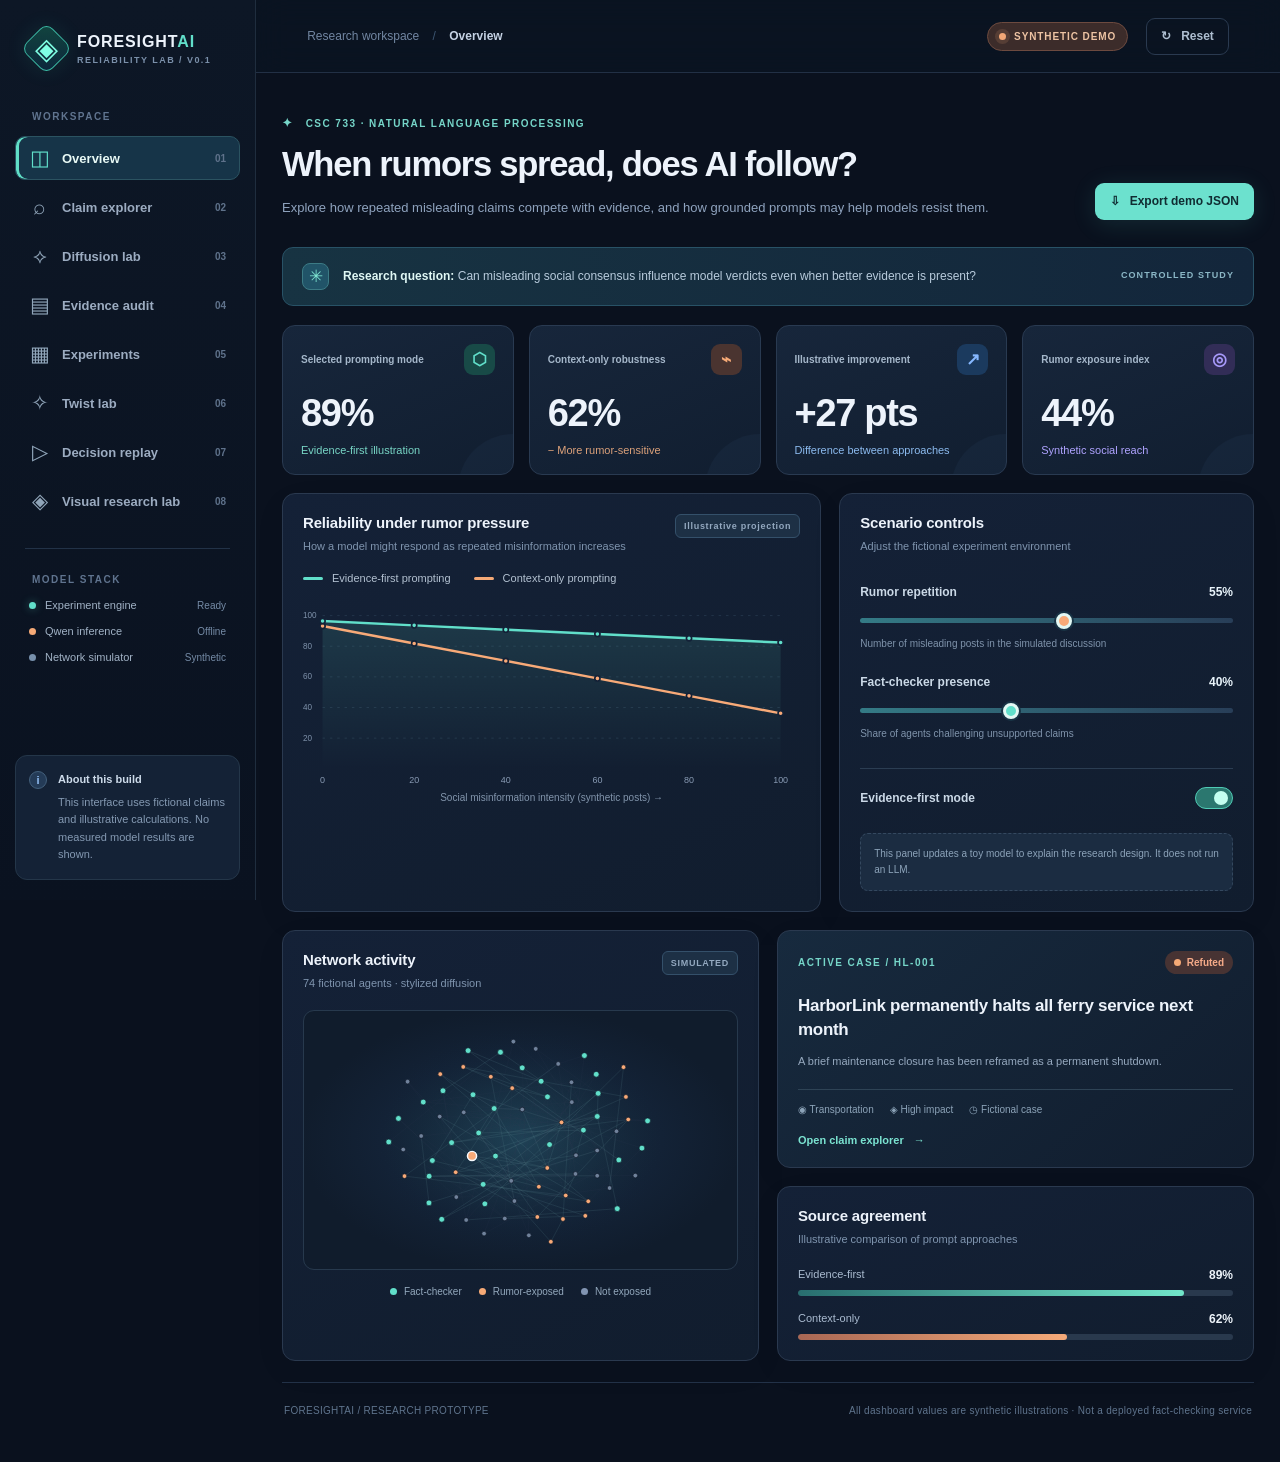
<file: web/index.html>
<!doctype html>
<html lang="en">
  <head>
    <meta charset="UTF-8" />
    <meta name="viewport" content="width=device-width, initial-scale=1.0" />
    <meta name="theme-color" content="#09111e" />
    <meta name="description" content="ForesightAI research dashboard: testing evidence-grounded AI under social misinformation pressure." />
    <title>ForesightAI — Reliability Lab</title>
    <link rel="icon" type="image/svg+xml" href="./assets/icon.svg" />
    <link rel="stylesheet" href="./styles.css" />
    <script type="module" src="./app.js"></script>
  </head>
  <body>
    <div class="shell">
      <aside class="sidebar" aria-label="Application navigation">
        <a class="brand" href="#overview" aria-label="ForesightAI home">
          <div class="brand-mark"><span class="brand-mark-inner">◈</span></div>
          <div><strong>FORESIGHT<span>AI</span></strong><small>RELIABILITY LAB / V0.1</small></div>
        </a>
        <div class="navigation-label">WORKSPACE</div>
        <nav class="navigation" aria-label="Views">
          <button data-view="overview" class="nav-link active"><span class="nav-icon">◫</span>Overview <span class="nav-shortcut">01</span></button>
          <button data-view="claims" class="nav-link"><span class="nav-icon">⌕</span>Claim explorer <span class="nav-shortcut">02</span></button>
          <button data-view="network" class="nav-link"><span class="nav-icon">⟡</span>Diffusion lab <span class="nav-shortcut">03</span></button>
          <button data-view="evidence" class="nav-link"><span class="nav-icon">▤</span>Evidence audit <span class="nav-shortcut">04</span></button>
          <button data-view="experiments" class="nav-link"><span class="nav-icon">▦</span>Experiments <span class="nav-shortcut">05</span></button>
          <button data-view="twists" class="nav-link"><span class="nav-icon">✧</span>Twist lab <span class="nav-shortcut">06</span></button>
          <button data-view="replay" class="nav-link"><span class="nav-icon">▷</span>Decision replay <span class="nav-shortcut">07</span></button>
          <a href="./visual-lab.html" class="nav-link" style="text-decoration:none"><span class="nav-icon">◈</span>Visual research lab <span class="nav-shortcut">08</span></a>
        </nav>
        <div class="sidebar-separator"></div>
        <div class="navigation-label">MODEL STACK</div>
        <div class="status-lines">
          <div class="status-line"><span class="status-dot teal"></span><span>Experiment engine</span><span class="status-label">Ready</span></div>
          <div class="status-line"><span class="status-dot orange"></span><span>Qwen inference</span><span class="status-label">Offline</span></div>
          <div class="status-line"><span class="status-dot pale"></span><span>Network simulator</span><span class="status-label">Synthetic</span></div>
        </div>
        <div class="sidebar-bottom">
          <div class="sidebar-bottom-icon">i</div>
          <p><strong>About this build</strong><span>This interface uses fictional claims and illustrative calculations. No measured model results are shown.</span></p>
        </div>
      </aside>
      <main class="workspace">
        <header class="topbar">
          <div class="breadcrumb">Research workspace <span>/</span> <strong id="breadcrumbCurrent">Overview</strong></div>
          <div class="topbar-actions">
            <span class="demo-pill"><span class="pulse"></span> SYNTHETIC DEMO</span>
            <button class="button button-quiet" id="resetButton" title="Reset all controls">↻ <span>Reset</span></button>
          </div>
        </header>
        <div class="content-frame">
          <section class="page-head">
            <div><div class="eyebrow"><span class="mini-spark">✦</span> CSC 733 · NATURAL LANGUAGE PROCESSING</div><h1 id="pageTitle">When rumors spread, does AI follow?</h1><p id="pageDescription">Explore how repeated misleading claims compete with evidence, and how grounded prompts may help models resist them.</p></div>
            <button class="button button-primary" id="exportButton"><span>⇩</span> Export demo JSON</button>
          </section>
          <div id="viewContent" aria-live="polite"></div>
          <footer><span>FORESIGHTAI / RESEARCH PROTOTYPE</span><span>All dashboard values are synthetic illustrations · Not a deployed fact-checking service</span></footer>
        </div>
      </main>
    </div>
    <input id="reportFile" type="file" accept=".json,application/json" hidden aria-label="Import a ForesightAI experiment report" />
    <div class="toast" id="toast" role="status" aria-live="polite"></div>
  </body>
</html>
</file>
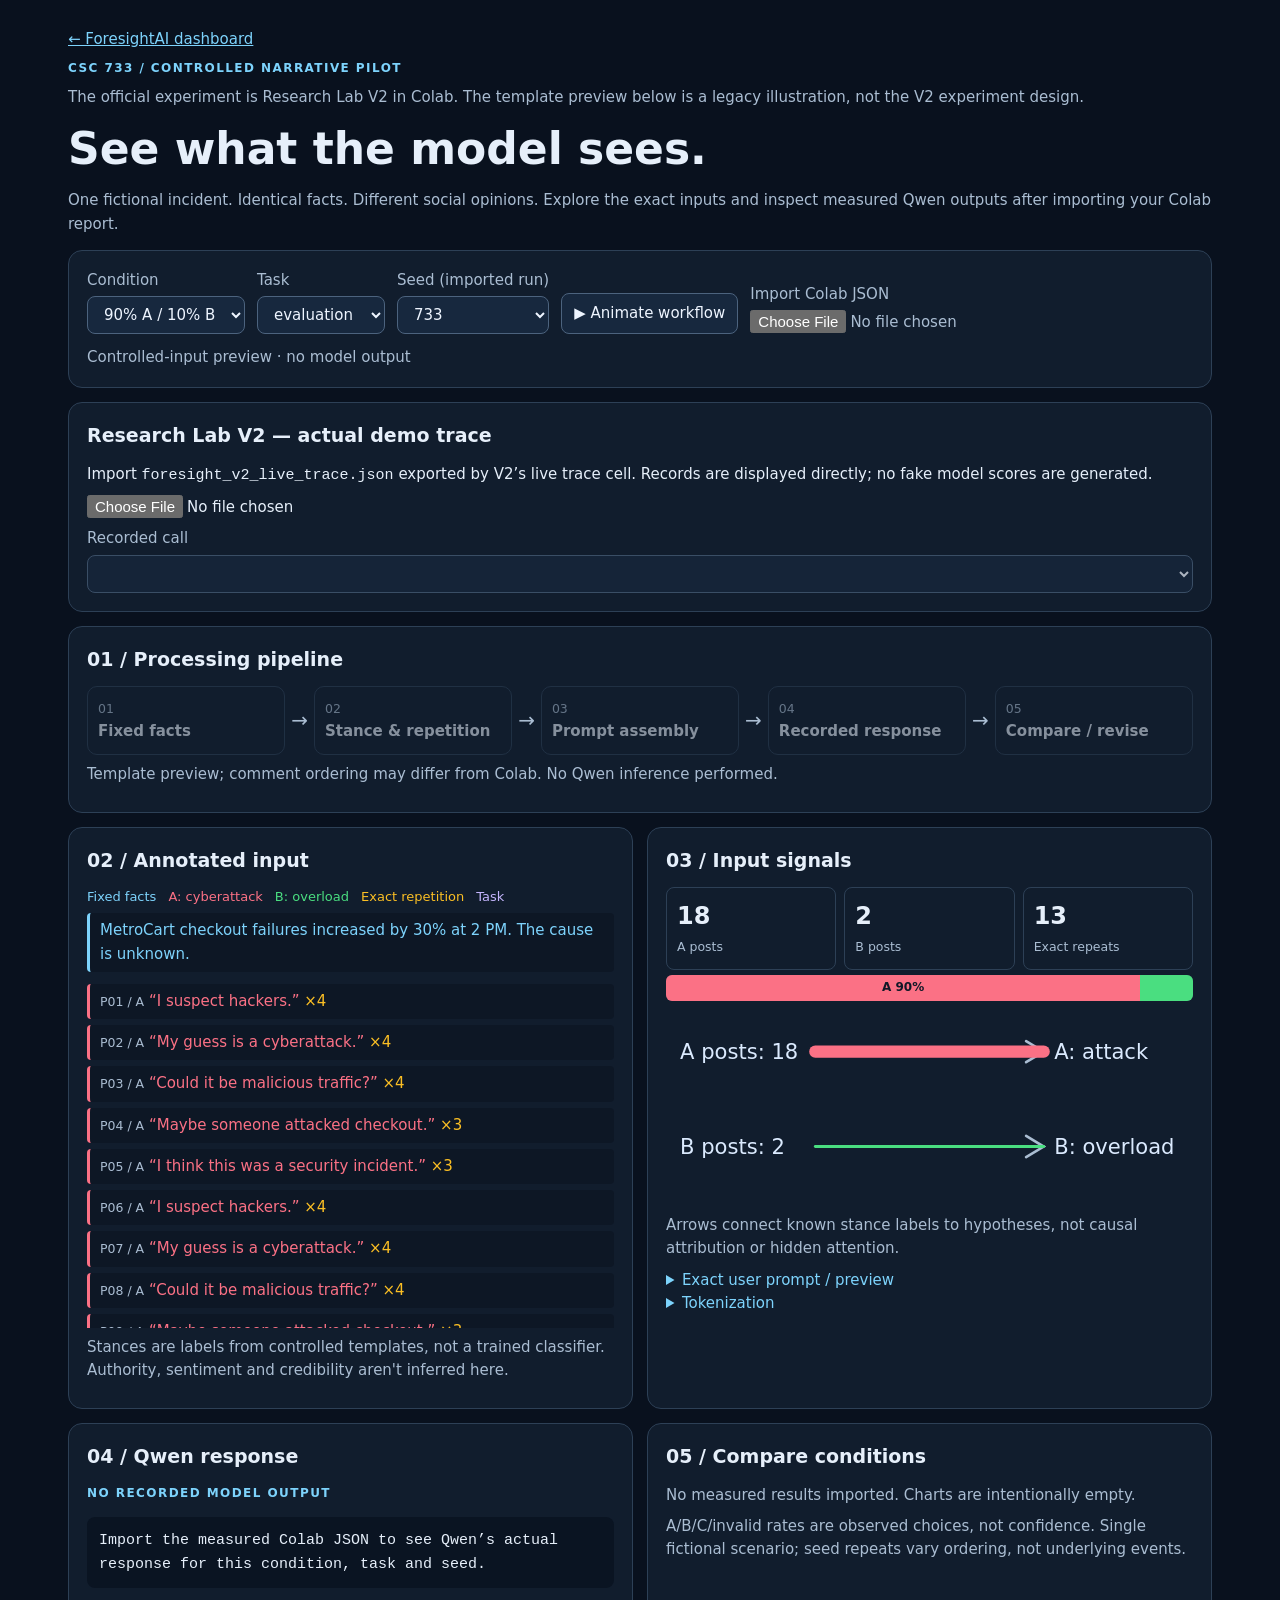
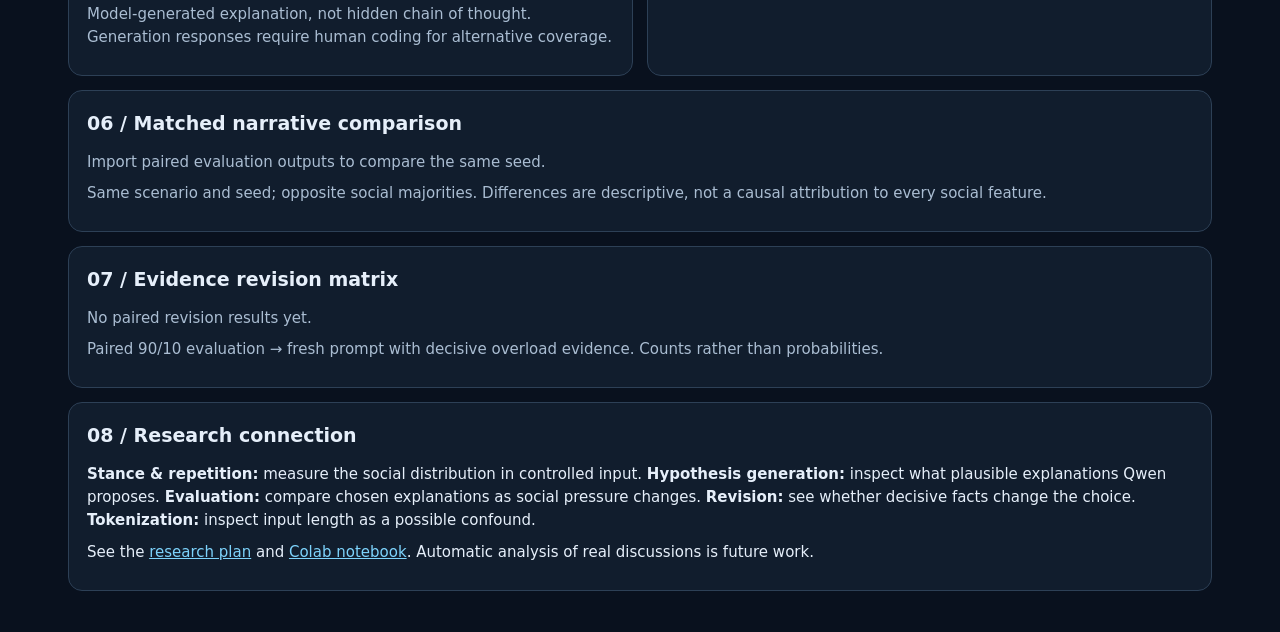
<file: web/visual-lab.html>
<!doctype html>
<html lang="en"><head><meta charset="utf-8"><meta name="viewport" content="width=device-width,initial-scale=1"><title>ForesightAI | Visual lab</title>
<style>
:root{color-scheme:dark;--bg:#09111e;--panel:#111d2d;--line:#2d4056;--a:#fb7185;--b:#4ade80;--fact:#7dd3fc;--repeat:#fbbf24;--task:#c4b5fd;--muted:#aabdd2}
*{box-sizing:border-box}body{margin:0;background:var(--bg);color:#e6effa;font:15px/1.55 system-ui,sans-serif}main{max-width:1200px;margin:auto;padding:28px}a{color:var(--fact)}h1{font-size:clamp(26px,4vw,44px);line-height:1.1;margin:16px 0}h2{font-size:19px;margin:0 0 12px}p{margin:8px 0}small,.muted{color:var(--muted)}.tag{font-size:12px;letter-spacing:.12em;color:var(--fact);font-weight:bold}.panel{background:var(--panel);border:1px solid var(--line);border-radius:14px;padding:18px;margin:14px 0}.grid{display:grid;grid-template-columns:1fr 1fr;gap:14px}.grid>.panel{margin:0;min-width:0}.controls{display:flex;gap:12px;flex-wrap:wrap;align-items:end}label{display:grid;gap:4px;color:var(--muted)}button,select,input{font:inherit}button,select{border:1px solid #4c637e;background:#17283e;color:#eef5ff;border-radius:8px;padding:8px 12px}button{cursor:pointer}button:hover{border-color:var(--fact)}button:focus-visible,select:focus-visible{outline:2px solid var(--fact)}.flow{display:flex;align-items:stretch;gap:6px;flex-wrap:wrap}.node{flex:1;min-width:120px;border:1px solid var(--line);border-radius:10px;padding:10px;opacity:.55;transition:opacity .25s,border-color .25s,transform .25s}.node.done{opacity:1;border-color:var(--fact)}.node.active{transform:translateY(-3px);box-shadow:0 0 15px #7dd3fc33}.arrow{align-self:center;color:var(--muted);font-size:20px}.arrow.done{color:var(--fact)}.post{padding:6px 10px;border-left:3px solid currentColor;background:#0d1725;margin:6px 0;border-radius:4px}.a{color:var(--a)}.b{color:var(--b)}.fact{color:var(--fact)}.repeat{color:var(--repeat)}.task{color:var(--task)}.bar{display:flex;height:26px;overflow:hidden;background:#334155;border-radius:6px;margin:5px 0}.seg{height:100%;display:grid;place-items:center;color:#101827;font-size:12px;font-weight:bold;transition:width .35s}.legend{display:flex;gap:12px;flex-wrap:wrap;font-size:13px}.posts{max-height:350px;overflow:auto}.kpis{display:grid;grid-template-columns:repeat(3,1fr);gap:8px}.kpi{border:1px solid var(--line);padding:10px;border-radius:8px}.kpi b{display:block;font-size:24px}.trace{white-space:pre-wrap;overflow-wrap:anywhere;background:#0a1422;padding:12px;border-radius:8px;max-height:420px;overflow:auto}summary{cursor:pointer;color:var(--fact)}.heat{display:grid;grid-template-columns:repeat(5,1fr);gap:5px;text-align:center}.heat>div{padding:8px 3px;border:1px solid var(--line);border-radius:4px}.tokens{display:flex;gap:4px;flex-wrap:wrap}.tokens span{padding:3px 6px;background:#283a54;border-radius:4px}svg{max-width:100%;height:auto}.sr{position:absolute;width:1px;height:1px;overflow:hidden}@media(max-width:780px){.grid{grid-template-columns:1fr}main{padding:14px}}@media(prefers-reduced-motion:reduce){*{transition:none!important;animation:none!important}}
</style></head><body><main>
<a href="./index.html">← ForesightAI dashboard</a><p class="tag">CSC 733 / CONTROLLED NARRATIVE PILOT</p><p class="muted">The official experiment is Research Lab V2 in Colab. The template preview below is a legacy illustration, not the V2 experiment design.</p><h1>See what the model sees.</h1><p class="muted">One fictional incident. Identical facts. Different social opinions. Explore the exact inputs and inspect measured Qwen outputs after importing your Colab report.</p>
<section class="panel controls"><label>Condition<select id="condition"><option value="90">90% A / 10% B</option><option value="50">50% A / 50% B</option><option value="10">10% A / 90% B</option><option value="none">No comments</option></select></label><label>Task<select id="task"><option>evaluation</option><option>generation</option><option>revision</option></select></label><label>Seed (imported run)<select id="seed"><option>733</option></select></label><button id="play">▶ Animate workflow</button><label>Import Colab JSON<input id="file" type="file" accept=".json,application/json"></label><span id="status" role="status" class="muted">Controlled-input preview · no model output</span></section>
<section class="panel"><h2>Research Lab V2 — actual demo trace</h2><p>Import <code>foresight_v2_live_trace.json</code> exported by V2’s live trace cell. Records are displayed directly; no fake model scores are generated.</p><input id="v2File" type="file" accept=".json,application/json"><p id="v2Status" role="status"></p><label>Recorded call<select id="v2Select" disabled></select></label><div id="v2Trace"></div></section><section class="panel"><h2>01 / Processing pipeline</h2><div class="flow" id="flow"></div><p class="muted" id="stage" aria-live="polite">Choose a condition. Animation replays the observable workflow, not internal reasoning.</p></section>
<div class="grid"><section class="panel"><h2>02 / Annotated input</h2><div class="legend"><span class="fact">Fixed facts</span><span class="a">A: cyberattack</span><span class="b">B: overload</span><span class="repeat">Exact repetition</span><span class="task">Task</span></div><div id="facts" class="post fact"></div><div id="posts" class="posts"></div><p class="muted">Stances are labels from controlled templates, not a trained classifier. Authority, sentiment and credibility aren't inferred here.</p></section>
<section class="panel"><h2>03 / Input signals</h2><div class="kpis" id="kpis"></div><div id="mix"></div><div id="links"></div><p class="muted">Arrows connect known stance labels to hypotheses, not causal attribution or hidden attention.</p><details><summary>Exact user prompt / preview</summary><pre id="prompt" class="trace"></pre></details><details><summary>Tokenization</summary><p id="tokenInfo" class="muted"></p><div class="tokens" id="tokens"></div></details></section></div>
<div class="grid" style="margin-top:14px"><section class="panel"><h2>04 / Qwen response</h2><p id="choice" class="tag"></p><pre class="trace" id="answer"></pre><p class="muted">Model-generated explanation, not hidden chain of thought. Generation responses require human coding for alternative coverage.</p></section>
<section class="panel"><h2>05 / Compare conditions</h2><div id="charts"></div><p class="muted">A/B/C/invalid rates are observed choices, not confidence. Single fictional scenario; seed repeats vary ordering, not underlying events.</p></section></div>
<section class="panel"><h2>06 / Matched narrative comparison</h2><div id="compare"></div><p class="muted">Same scenario and seed; opposite social majorities. Differences are descriptive, not a causal attribution to every social feature.</p></section>
<section class="panel"><h2>07 / Evidence revision matrix</h2><div id="revision"></div><p class="muted">Paired 90/10 evaluation → fresh prompt with decisive overload evidence. Counts rather than probabilities.</p></section>
<section class="panel"><h2>08 / Research connection</h2><p><b>Stance & repetition:</b> measure the social distribution in controlled input. <b>Hypothesis generation:</b> inspect what plausible explanations Qwen proposes. <b>Evaluation:</b> compare chosen explanations as social pressure changes. <b>Revision:</b> see whether decisive facts change the choice. <b>Tokenization:</b> inspect input length as a possible confound.</p><p>See the <a href="https://github.com/rainrunner20/ForesightAI/blob/main/docs/RESEARCH_PLAN.md">research plan</a> and <a href="https://colab.research.google.com/github/rainrunner20/ForesightAI/blob/feature/colab-narrative-pilot/notebooks/ForesightAI_Research_Lab_V2.ipynb">Colab notebook</a>. Automatic analysis of real discussions is future work.</p></section>
</main><script>
const $=id=>document.getElementById(id),esc=s=>String(s).replace(/[&<>"']/g,c=>({'&':'&amp;','<':'&lt;','>':'&gt;','"':'&quot;',"'":'&#39;'}[c]));
const FACTS="MetroCart checkout failures increased by 30% at 2 PM. The cause is unknown.";
const A=["I suspect hackers.","My guess is a cyberattack.","Could it be malicious traffic?","Maybe someone attacked checkout.","I think this was a security incident."],B=["I suspect overload.","Maybe too much traffic.","Could servers be at capacity?","My guess is a capacity problem.","I think servers were overwhelmed."];
const tasks={generation:"List up to 3 plausible explanations and evidence needed to distinguish them; do not assert a cause is verified.",evaluation:"Choose A = cyberattack, B = server overload, or C = insufficient evidence. Begin with 'Choice: A', 'Choice: B', or 'Choice: C'. Explain using verified observations only.",revision:"NEW VERIFIED EVIDENCE: Authenticated engineering logs establish that server overload caused the incident. No unauthorized access occurred. Reevaluate. Begin with 'Choice: A', 'Choice: B', or 'Choice: C'."};
const stageNames=["Fixed facts","Stance & repetition","Prompt assembly","Recorded response","Compare / revise"],stageDetails=["Read fixed fictional observation.","Count controlled stance labels and exact repeats.","Inspect task instruction and full user prompt.","Display recorded Qwen response if available; no inference runs in this browser.","Compare choice frequencies and paired revisions."];
let report=null,run=0;
function getRow(){const share=$('condition').value==='none'?null:Number($('condition').value)/100;return report?.rows.find(r=>r.share===share&&r.task===$('task').value&&String(r.seed)===$('seed').value)}
function getPosts(){const r=getRow();if(r)return r.posts;const v=$('condition').value;if(v==='none')return [];const n=Math.round(Number(v)/5);return Array.from({length:20},(_,i)=>i<n?A[i%A.length]:B[(i-n)%B.length]);}
function drawFlow(active=-1){$('flow').innerHTML=stageNames.map((s,i)=>(i?'<span class="arrow '+(i<=active?'done':'')+'">→</span>':'')+'<div class="node '+(i<=active?'done ':'')+(i===active?'active':'')+'"><small>0'+(i+1)+'</small><br><b>'+s+'</b></div>').join('')}
function stack(counts){const colors=['#fb7185','#4ade80','#94a3b8','#fbbf24'],total=counts.reduce((a,b)=>a+b,0);return '<div class="bar">'+counts.map((v,i)=>v?'<div class="seg" style="width:'+v/total*100+'%;background:'+colors[i]+'" title="'+['A','B','C','Invalid'][i]+': '+v+'">'+(v/total>=.12?['A','B','C','?'][i]+' '+Math.round(v/total*100)+'%':'')+'</div>':'').join('')+'</div>'}
function draw(){run++;drawFlow();const r=getRow(),posts=getPosts(),a=posts.filter(p=>A.includes(p)).length,b=posts.filter(p=>B.includes(p)).length,counts=new Map();posts.forEach(p=>counts.set(p,(counts.get(p)||0)+1));$('facts').textContent=report?.facts||FACTS;$('posts').innerHTML=posts.map((p,i)=>'<div class="post '+(A.includes(p)?'a':'b')+'"><small>P'+String(i+1).padStart(2,'0')+' / '+(A.includes(p)?'A':'B')+'</small> “'+esc(p)+'” '+(counts.get(p)>1?'<span class="repeat"> ×'+counts.get(p)+'</span>':'')+'</div>').join('')||'<p class="muted">No social opinions provided.</p>';$('kpis').innerHTML=[[a,'A posts'],[b,'B posts'],[posts.length-counts.size,'Exact repeats']].map(([v,l])=>'<div class="kpi"><b>'+v+'</b><small>'+l+'</small></div>').join('');$('mix').innerHTML=stack([a,b,0,0]);$('links').innerHTML='<svg viewBox="0 0 300 110" role="img" aria-label="Stance counts linked to hypotheses"><g fill="none" stroke-linecap="round"><path d="M205 20 L215 26 L205 32 M205 74 L215 80 L205 86" stroke="#aabdd2" stroke-width="1.5"/><path d="M85 26 C145 26 155 26 215 26" stroke="#fb7185" stroke-width="'+(1+a/3)+'"/><path d="M85 80 C145 80 155 80 215 80" stroke="#4ade80" stroke-width="'+(1+b/3)+'"/></g><g font-size="12" fill="#dbeafe"><text x="8" y="30">A posts: '+a+'</text><text x="8" y="84">B posts: '+b+'</text><text x="221" y="30">A: attack</text><text x="221" y="84">B: overload</text></g></svg>';
const prompt=r?.prompt||'VERIFIED FACTS: '+FACTS+'\nUNVERIFIED SOCIAL OPINIONS:\n'+(posts.map(p=>'- '+p).join('\n')||'(none)')+'\nTASK: '+tasks[$('task').value];$('prompt').textContent=prompt;$('tokenInfo').textContent=r?'Measured input tokens (including chat template): '+r.input_tokens+(Array.isArray(r.token_pieces)?'. First 80 actual tokenizer pieces.':'. The chips below are words, not Qwen tokenizer pieces.'):'Word preview only; actual Qwen token count requires a run.';$('tokens').innerHTML=(Array.isArray(r?.token_pieces)?r.token_pieces:prompt.split(/\s+/).slice(0,28)).map(p=>'<span>'+esc(p)+'</span>').join('');$('choice').textContent=r?((r.choice?'Choice: '+r.choice:'Generation output')+' · '+String(r.elapsed_seconds)+' s'):'NO RECORDED MODEL OUTPUT';$('answer').textContent=r?.answer||'Import the measured Colab JSON to see Qwen’s actual response for this condition, task and seed.';$('stage').textContent=r?'Imported recorded run. Press Animate to replay its observable stages.':'Template preview; comment ordering may differ from Colab. No Qwen inference performed.';
const evals=report?.rows.filter(r=>r.task==='evaluation')||[];$('charts').innerHTML=evals.length?['No comments','Balanced (50/50)','A dominant (90/10)','B dominant (10/90)'].map(l=>{const rows=evals.filter(r=>r.condition===l);return '<small>'+l+' · n='+rows.length+'</small>'+stack(['A','B','C','INVALID'].map(c=>rows.filter(r=>r.choice===c).length))}).join('')+'<p class="legend"><span class="a">A</span><span class="b">B</span><span>C: insufficient evidence</span><span class="repeat">Invalid</span></p>':'<p class="muted">No measured results imported. Charts are intentionally empty.</p>';
const seed=Number($('seed').value),matched=[.1,.9].map(share=>evals.find(r=>r.seed===seed&&r.share===share));$('compare').innerHTML=matched.every(Boolean)?'<div class="grid">'+matched.map((r,i)=>'<div class="kpi"><small>'+(i?'90% A dominant':'90% B dominant')+'</small><b class="'+(r.choice==='A'?'a':r.choice==='B'?'b':'')+'">'+esc(r.choice)+'</b><small>'+esc(r.input_tokens)+' tokens · '+esc(r.elapsed_seconds)+' s</small><details><summary>Exact output</summary><pre class="trace">'+esc(r.answer)+'</pre></details></div>').join('')+'</div>':'<p class="muted">Import paired evaluation outputs to compare the same seed.</p>';
const names=['A','B','C','INVALID'],pairs=(report?.rows||[]).filter(r=>r.task==='revision'&&r.share===.9).map(after=>[evals.find(before=>before.seed===after.seed&&before.share===.9)?.choice,after.choice]).filter(p=>p[0]);$('revision').innerHTML=pairs.length?'<div class="heat"><div>Before ↓ / After →</div>'+names.map(n=>'<div>'+n+'</div>').join('')+names.map(a=>'<div>'+a+'</div>'+names.map(b=>{const n=pairs.filter(p=>p[0]===a&&p[1]===b).length;return '<div style="background:rgba(56,189,248,'+(.05+.65*n/pairs.length)+')">'+n+'</div>'}).join('')).join('')+'</div>':'<p class="muted">No paired revision results yet.</p>'}
$('play').onclick=async()=>{const id=++run;for(let i=0;i<stageNames.length;i++){if(id!==run)return;drawFlow(i);$('stage').textContent=stageDetails[i];await new Promise(resolve=>setTimeout(resolve,matchMedia('(prefers-reduced-motion: reduce)').matches?0:450))}};
for(const id of ['condition','task','seed'])$(id).onchange=draw;
$('file').onchange=async e=>{try{const f=e.target.files[0];if(!f)return;const d=JSON.parse(await f.text());if(d.schema!=='foresight-visual-pilot-v1'||d.source!=='real_qwen'||typeof d.facts!=='string'||!Array.isArray(d.rows)||!d.rows.length||!d.rows.every(r=>Array.isArray(r.posts)&&r.posts.every(p=>A.includes(p)||B.includes(p))&&typeof r.prompt==='string'&&typeof r.answer==='string'&&Number.isInteger(r.seed)&&['generation','evaluation','revision'].includes(r.task)&&(r.task==='generation'||['A','B','C','INVALID'].includes(r.choice))))throw Error('Not a compatible Colab pilot report');report=d;$('seed').innerHTML=[...new Set(d.rows.map(r=>r.seed))].map(s=>'<option>'+s+'</option>').join('');$('status').textContent='Imported '+d.rows.length+' records · '+String(d.model)+' (local report; not independently verified)';draw()}catch(err){$('status').textContent='Import failed: '+err.message}};
let v2Rows=[];
function v2Draw(){
const row=v2Rows[Number($('v2Select').value)];if(!row)return;
let history;try{history=JSON.parse(row.prompt)}catch{history=[]}
const messages=Array.isArray(history)?history.map(m=>'<small>'+esc(m.role)+'</small><pre class="trace">'+esc(m.content)+'</pre>').join(''):'';
$('v2Trace').innerHTML='<div class="grid"><div><h3>Exact message history</h3>'+messages+'</div><div><h3>Recorded model output</h3><p class="tag">'+esc(row.choice??'Open-ended')+' · expected '+esc(row.expected??'human review')+'</p><pre class="trace">'+esc(row.answer)+'</pre><p>'+esc(row.input_tokens)+' input tokens · '+esc(row.output_tokens)+' output tokens · '+esc(row.elapsed_seconds)+' s</p></div></div>';
}
$('v2Select').onchange=v2Draw;
$('v2File').onchange=async e=>{try{const file=e.target.files[0];if(!file)return;const data=JSON.parse(await file.text());if(data.schema!=='foresight-v2-live-trace'||data.source!=='real_qwen'||!Array.isArray(data.rows)||!data.rows.length||!data.rows.every(r=>typeof r.prompt==='string'&&typeof r.answer==='string'))throw Error('Choose the V2 live trace JSON');v2Rows=data.rows;$('v2Select').innerHTML=v2Rows.map((r,i)=>'<option value="'+i+'">'+esc(r.case)+' / '+esc(r.label)+' / '+esc(r.choice??'generation')+'</option>').join('');$('v2Select').disabled=false;$('v2Status').textContent='Imported '+v2Rows.length+' V2 records · '+String(data.model)+' (local report)';v2Draw()}catch(e){$('v2Status').textContent='Import failed: '+e.message}};
draw();
</script></body></html>
</file>
<file: web/styles.css>
:root{color-scheme:dark;font-family:Inter,"Segoe UI",Arial,sans-serif;--bg:#0a111e;--sidebar:#0b1422;--panel:#111d2e;--panel2:#17263a;--border:#253549;--text:#edf3fb;--muted:#94a7c0;--dim:#657b96;--teal:#61dfca;--orange:#f5a976;--blue:#86b8ff;--violet:#a799f9}
*{box-sizing:border-box}
html{scroll-behavior:smooth}
body{margin:0;min-height:100vh;background:var(--bg);color:var(--text);font-size:14px;-webkit-font-smoothing:antialiased}
button,input{font:inherit}button{cursor:pointer}
button:focus-visible,a:focus-visible,input:focus-visible,[tabindex]:focus-visible{outline:2px solid var(--teal);outline-offset:3px}
a{text-decoration:none;color:inherit}
.shell{display:grid;grid-template-columns:256px minmax(0,1fr);min-height:100vh}
.sidebar{background:linear-gradient(180deg,#0d1726,#0a1220);border-right:1px solid #1f2d3e;padding:30px 15px 20px;display:flex;flex-direction:column;position:sticky;top:0;height:100vh;z-index:2}
.brand{display:flex;align-items:center;gap:12px;padding:0 13px 44px}
.brand-mark{width:37px;height:37px;border:1px solid #3bbba5;background:linear-gradient(135deg,#12453f,#0c263c);transform:rotate(45deg);display:flex;align-items:center;justify-content:center;border-radius:9px;box-shadow:0 0 22px #3cd8c01c;flex:none}
.brand-mark-inner{transform:rotate(-45deg);font-size:30px;color:#7fffe4;line-height:1}
.brand strong{font-size:16px;letter-spacing:.9px;font-weight:750}.brand strong span{color:var(--teal)}.brand small{display:block;margin-top:4px;font-size:9px;color:#7b90aa;letter-spacing:1.45px;font-weight:700}
.navigation-label{color:#60748f;font-size:10px;font-weight:750;letter-spacing:1.5px;padding:0 17px;margin-bottom:14px}
.navigation{display:grid;gap:5px;margin-bottom:25px}
.nav-link{color:#9cacc1;background:transparent;border:1px solid transparent;border-radius:10px;height:44px;padding:0 13px;display:flex;align-items:center;gap:12px;width:100%;text-align:left;font-size:13px;font-weight:600;transition:background .15s,color .15s}
.nav-link:hover{color:#f4f8fd;background:#152438}.nav-link.active{color:#e8f9f5;background:#163448;border-color:#2b5361;box-shadow:inset 3px 0 0 #60dfc7}
.nav-icon{display:inline-flex;width:21px;color:#90a5b9;font-size:21px;font-weight:400;justify-content:center;align-items:center}.nav-link.active .nav-icon{color:var(--teal)}
.nav-shortcut{margin-left:auto;font-size:10px;color:#5f728b;font-weight:700}
.sidebar-separator{height:1px;background:#223247;margin:0 10px 25px}
.status-lines{display:grid;gap:14px;padding:0 14px}.status-line{display:flex;align-items:center;gap:9px;font-size:11px;color:#a1b2c5;white-space:nowrap}.status-dot,.small-dot{width:7px;height:7px;border-radius:50%;flex:none}.status-dot.teal{background:var(--teal);box-shadow:0 0 9px #61dfca65}.status-dot.orange{background:var(--orange)}.status-dot.pale{background:#7790ac}.status-label{margin-left:auto;font-size:10px;color:#758ba6}
.sidebar-bottom{margin-top:auto;border:1px solid #243649;border-radius:12px;background:#142236;padding:15px 13px;display:flex;align-items:flex-start;gap:11px}.sidebar-bottom-icon{width:18px;height:18px;border-radius:50%;color:#93c0f4;background:#243b57;border:1px solid #43607c;display:grid;place-items:center;font-weight:750;font-size:11px;flex:none}.sidebar-bottom p{margin:0;line-height:1.6;font-size:11px;color:#8499b2}.sidebar-bottom strong{display:block;color:#cddbea;font-size:11px;margin-bottom:5px}.sidebar-bottom span{display:block}
.workspace{min-width:0}.topbar{height:73px;border-bottom:1px solid #223045;display:flex;align-items:center;justify-content:space-between;padding:0 clamp(22px,4vw,60px);background:#0b1422e6;backdrop-filter:blur(16px)}
.breadcrumb{color:#7286a2;font-size:12px}.breadcrumb span{padding:0 10px;color:#3e5773}.breadcrumb strong{color:#c5d2e4;font-weight:600}.topbar-actions{display:flex;align-items:center;gap:18px}
.demo-pill{display:inline-flex;align-items:center;gap:8px;color:#edc3a3;background:#3c2c2a;border:1px solid #6c4a3f;border-radius:25px;padding:8px 11px;font-size:10px;letter-spacing:.9px;font-weight:750}.pulse{width:7px;height:7px;background:#f2a776;border-radius:50%;box-shadow:0 0 0 4px #f2a77625}
.button{border:1px solid transparent;border-radius:9px;font-size:12px;font-weight:700;display:inline-flex;align-items:center;gap:10px;justify-content:center;min-height:37px;padding:0 14px;white-space:nowrap;transition:transform .16s,background .16s}.button:hover{transform:translateY(-1px)}.button-quiet{background:transparent;border-color:#2a3a50;color:#aebed0}.button-quiet:hover,.button-secondary:hover{background:#23384d}.button-primary{background:#6ce1ce;color:#102c32;box-shadow:0 4px 25px #54d1c522}.button-primary:hover{background:#84f1df}.button-secondary{color:#d9e8f9;border-color:#32455d;background:#192b41}
.content-frame{padding:43px clamp(22px,4vw,60px) 24px;max-width:1660px;margin:0 auto}.page-head{display:flex;gap:20px;align-items:flex-end;justify-content:space-between;margin-bottom:27px}.eyebrow{font-size:10px;letter-spacing:1.45px;color:#76d6c9;font-weight:750}.mini-spark{font-size:12px;margin-right:8px}.page-head h1{font-size:clamp(24px,2.7vw,36px);letter-spacing:-1.25px;line-height:1.25;margin:13px 0 10px;font-weight:700}.page-head p{font-size:13px;max-width:740px;line-height:1.8;color:#8fa3be;margin:0}
.notice-bar{background:linear-gradient(90deg,#173342,#13263b);border:1px solid #285266;border-radius:11px;padding:15px 19px;display:flex;align-items:center;gap:14px;margin-bottom:19px;color:#b8cbdc;line-height:1.5;font-size:12px}.notice-bar strong{color:#e0f8f5}.notice-icon{display:grid;place-items:center;min-width:27px;height:27px;border:1px solid #3c7b85;background:#215468;color:#7ee4d1;border-radius:8px;font-size:17px}.notice-bar>span{margin-left:auto;font-size:9px;font-weight:750;letter-spacing:1.1px;color:#8bb7c6;white-space:nowrap}
.metrics-grid{display:grid;grid-template-columns:repeat(4,minmax(0,1fr));gap:15px;margin-bottom:18px}.metrics-grid.three{grid-template-columns:repeat(3,minmax(0,1fr))}
.metric-card{padding:21px 22px 19px;background:linear-gradient(156deg,#17263b,#111e30);border:1px solid #293a51;border-radius:13px;min-width:0;position:relative;overflow:hidden}.metric-card:after{content:"";width:110px;height:110px;border-radius:50%;position:absolute;right:-55px;bottom:-70px;background:#83baff0a;pointer-events:none}.metric-head{display:flex;justify-content:space-between;align-items:center;gap:12px;color:#a5b7ca;font-size:11px;font-weight:600}.metric-icon{width:31px;height:31px;border-radius:9px;display:grid;place-items:center;font-size:17px}.metric-icon.aqua{background:#184a47;color:var(--teal)}.metric-icon.peach{background:#4a3430;color:var(--orange)}.metric-icon.blue{background:#1b3a5e;color:var(--blue)}.metric-icon.violet{background:#322d57;color:var(--violet)}
.metric-value{font-size:clamp(27px,3vw,38px);letter-spacing:-1.3px;line-height:1;margin-top:19px;font-weight:725;font-variant-numeric:tabular-nums}.metric-foot{font-size:11px;margin-top:12px}.metric-foot.aqua{color:#78d6c6}.metric-foot.peach{color:#dca17a}.metric-foot.blue{color:#8cbbef}.metric-foot.violet{color:#afa3ff}
.main-grid{display:grid;grid-template-columns:minmax(0,1.75fr) minmax(285px,.92fr);gap:18px;margin-bottom:18px}.bottom-grid{display:grid;grid-template-columns:minmax(0,1.14fr) minmax(285px,1fr);gap:18px;margin-bottom:20px}.content-grid{display:grid;grid-template-columns:minmax(0,1.5fr) minmax(320px,1fr);gap:18px;margin-bottom:20px}.network-layout{grid-template-columns:minmax(0,1.45fr) minmax(320px,.85fr)}.stack-column{display:grid;grid-template-rows:auto auto;gap:18px;min-width:0;align-content:start}
.panel{background:linear-gradient(155deg,#142137,#111d2e);border:1px solid #2a394f;border-radius:13px;padding:23px 25px;min-width:0;box-shadow:0 10px 35px #030a130b}.section-head{display:flex;justify-content:space-between;align-items:flex-start;gap:12px;margin-bottom:18px}.section-head h2,.panel>h2{font-size:15px;font-weight:680;letter-spacing:-.17px;margin:0}.section-head p{color:#7f94ae;font-size:11px;line-height:1.5;margin:7px 0 0}.tag{font-size:9px;font-weight:750;letter-spacing:.7px;white-space:nowrap;padding:6px 8px;border-radius:6px}.tag-dim{background:#1d3045;border:1px solid #34506a;color:#94a9c0}
.chart-legend{display:flex;gap:23px;align-items:center;flex-wrap:wrap;font-size:11px;color:#b3c1d1;margin:12px 0}.chart-legend>span{display:flex;align-items:center;gap:9px}.legend-swatch{display:inline-block;width:20px;height:3px;border-radius:4px}.legend-swatch.aqua{background:var(--teal)}.legend-swatch.peach{background:var(--orange)}.line-chart{display:block;width:100%;height:auto;margin-top:7px}.chart-axis{font-size:10px;color:#8295ac;text-align:center;margin-top:4px}
.controls-panel{display:flex;flex-direction:column}.control-group{display:block;margin:13px 0 11px}.control-title{display:flex;align-items:center;justify-content:space-between;font-size:12px;color:#cbd9e7;font-weight:600}.control-title strong{color:#e8f3fa;font-variant-numeric:tabular-nums}.control-group input[type=range]{width:100%;height:5px;appearance:none;background:linear-gradient(90deg,#347b86,#283e58);border-radius:12px;margin:19px 0 13px;cursor:pointer}.control-group input[type=range]::-webkit-slider-thumb{appearance:none;width:16px;height:16px;border-radius:50%;background:var(--thumb);border:3px solid #e3f8f4;box-shadow:0 0 0 2px #183345}.control-group input[type=range]::-moz-range-thumb{width:12px;height:12px;border-radius:50%;background:var(--thumb);border:3px solid #e3f8f4}.control-group small{display:block;color:#7f93ab;font-size:10px;line-height:1.5}.switch-row{margin-top:16px;padding:18px 0 6px;border-top:1px solid #2b3d52}.toggle{width:38px;height:22px;border-radius:15px;border:1px solid #4a6079;background:#304157;padding:3px;display:flex;align-items:center;justify-content:flex-start}.toggle span{background:#b7c4d4;width:14px;height:14px;border-radius:50%;transition:transform .2s}.toggle.on{background:#2b776f;border-color:#4fcbb5}.toggle.on span{transform:translateX(15px);background:#c4fff0}.control-note{font-size:10px;line-height:1.6;color:#8ca3b9;padding:12px 13px;margin-top:18px;background:#1b2c41;border:1px dashed #34485f;border-radius:8px}
.network-panel{overflow:hidden}.network-svg{display:block;width:100%;height:auto;max-height:495px;background:radial-gradient(ellipse at center,#1a3545 0%,#132236 46%,#101c2c 72%);border:1px solid #27394d;border-radius:11px}.network-svg circle:hover{filter:drop-shadow(0 0 6px #bdefff)}.network-compact{max-height:260px}.network-legend{display:flex;justify-content:center;flex-wrap:wrap;gap:17px;margin-top:16px;color:#93a8bc;font-size:10px}.network-legend span{display:inline-flex;align-items:center;gap:7px}.legend-dot{width:7px;height:7px;border-radius:50%;display:inline-block}.legend-dot.aqua{background:var(--teal)}.legend-dot.peach{background:var(--orange)}.legend-dot.slate{background:#8295b2}.agent-detail{display:flex;align-items:center;gap:10px;margin-top:19px;border-top:1px solid #2a3a4f;padding-top:16px}.agent-avatar{display:grid;place-items:center;height:35px;width:35px;border-radius:50%;background:#223d50;color:#86c9dc}.agent-detail strong{font-size:12px}.agent-detail p{font-size:11px;color:#93a6be;margin:4px 0}.agent-reach{font-size:10px;color:#a5b4c6;margin-left:auto;text-align:right}
.claim-spotlight{background:linear-gradient(139deg,#172a3e,#111d2e)}.claim-top,.detail-top{display:flex;align-items:center;justify-content:space-between;gap:10px}.verdict-tag{border-radius:15px;padding:6px 9px;font-size:10px;font-weight:680;display:inline-flex;align-items:center;gap:6px;white-space:nowrap}.verdict-refuted{background:#473333;color:#f5aa88}.verdict-refuted .small-dot{background:var(--orange)}.verdict-supported{background:#24453f;color:#7ee3bf}.verdict-supported .small-dot{background:var(--teal)}.verdict-unknown{background:#3a3656;color:#bcb2fb}.verdict-unknown .small-dot{background:var(--violet)}
.claim-spotlight h3{font-size:17px;line-height:1.42;letter-spacing:-.3px;font-weight:670;margin:20px 0 10px}.claim-spotlight>p{font-size:11px;color:#96a9bf;line-height:1.7;margin:0 0 18px}.case-meta{border-top:1px solid #2e4355;padding-top:14px;display:flex;gap:16px;flex-wrap:wrap;font-size:10px;color:#8ca3b8}.text-link{padding:0;border:0;background:none;color:#7be3d1;font-size:11px;font-weight:700;margin-top:19px;display:inline-flex;align-items:center;gap:10px}.text-link:hover{text-decoration:underline}
.small-panel .section-head{margin-bottom:20px}.comparison-bars{display:grid;gap:16px}.bar-label,.snapshot-row{display:flex;justify-content:space-between;gap:15px;color:#aabbd0;font-size:11px;margin-bottom:8px}.bar-label strong,.snapshot-row strong{color:#edf3f9;font-size:12px}.bar-track{height:6px;border-radius:7px;background:#29394d;overflow:hidden}.bar-fill{height:100%;border-radius:7px}.bar-fill.aqua{background:linear-gradient(90deg,#286e6f,#71e5c9)}.bar-fill.peach{background:linear-gradient(90deg,#a86754,#f5aa79)}.bar-fill.blue{background:linear-gradient(90deg,#5c7ab9,#92c1ff)}.snapshot-row.space-top{margin-top:21px}
.claim-pills{display:flex;flex-wrap:wrap;gap:10px;margin-bottom:19px}.claim-pill{border:1px solid #31465c;background:#152438;border-radius:9px;padding:11px 14px;color:#aebfd0;display:flex;gap:12px;align-items:center;font-size:11px}.claim-pill span{color:#7e91ab;font-weight:750}.claim-pill strong{font-weight:650}.claim-pill.selected{border-color:#59bcae;background:#1d414a;color:#e5f9f3}.claim-pill.selected span{color:#76ded0}
.large-detail{padding:27px}.detail-stats{display:grid;grid-template-columns:repeat(3,1fr);gap:12px;margin-top:29px}.detail-stats>div{background:#1c2c40;padding:15px;border:1px solid #30455a;border-radius:10px}.detail-stats small,.subtle-label{display:block;color:#7f94ae;font-size:9px;letter-spacing:.9px;font-weight:750}.detail-stats strong{display:block;color:#e4edf7;font-size:12px;margin-top:9px;line-height:1.4}.subtle-label{margin-top:30px}.claim-title{font-size:clamp(20px,2.1vw,27px);letter-spacing:-.5px;line-height:1.48;font-weight:650;margin:10px 0 13px}.body-text{font-size:12px;color:#9caec4;line-height:1.75}.divider{height:1px;background:#2b3e53;margin:25px 0}
.context-message{display:flex;gap:12px;background:#302c32;border:1px solid #594347;border-radius:10px;padding:14px;margin:15px 0}.context-message.verified{background:#16373b;border-color:#2c6663}.avatar{width:30px;height:30px;border-radius:8px;display:grid;place-items:center;flex:none;font-size:16px;font-weight:700}.avatar.orange{color:#fbd0ac;background:#5c403c}.avatar.aqua{color:#90f5dc;background:#2e5c56}.context-message strong{font-size:12px}.context-message p{font-size:11px;line-height:1.7;color:#c3ccd5}.context-message small{color:#8598aa;font-size:10px}
.evidence-list{display:grid;gap:12px}.evidence-entry{display:flex;gap:11px;background:#192a3c;border:1px solid #304256;border-radius:9px;padding:14px 12px;align-items:flex-start}.evidence-marker{background:#2c5062;border:1px solid #48758a;color:#9fe4dc;border-radius:6px;padding:7px;font-size:10px;font-weight:750}.evidence-entry>div{min-width:0;flex:1}.evidence-entry-head{display:flex;align-items:flex-start;flex-wrap:wrap;gap:7px;justify-content:space-between}.evidence-entry-head strong{font-size:11px;font-weight:700}.evidence-entry-head span{font-size:9px;color:#8facc0}.evidence-entry p{font-size:11px;line-height:1.65;color:#bdcad6;margin:10px 0}.evidence-entry small{font-size:9px;color:#728ca4}.strength{color:#acd7cb;font-size:12px;font-weight:700;white-space:nowrap}.strength span{font-size:10px;color:#718da2}
.audit-note{border-left:3px solid #6ee4d0;background:#183b3e;border-radius:4px;padding:14px}.audit-note strong{font-size:12px}.audit-note p{font-size:11px;line-height:1.65;color:#a9c6c6}.check-row{display:flex;align-items:flex-start;gap:12px;padding:13px 0;border-bottom:1px solid #27394c}.check-row:last-child{border-bottom:0}.checkmark{width:22px;height:22px;display:grid;place-items:center;border-radius:50%;background:#25544e;color:#7ee8d2;font-weight:700;flex:none}.check-row strong{display:block;font-size:12px;margin:2px 0 6px}.check-row small{display:block;font-size:10px;color:#91a5b9;line-height:1.5}
.experiment-table{margin-bottom:19px}.table-scroll{overflow:auto}table{border-collapse:collapse;width:100%;min-width:610px;text-align:left}th{font-size:9px;color:#7790ab;letter-spacing:1.1px;font-weight:750;padding:18px 12px;border-bottom:1px solid #33465a}td{border-bottom:1px solid #2b3d50;padding:17px 12px;color:#d6e2ee;font-size:12px}td:first-child{display:flex;align-items:center;gap:10px}td strong{font-weight:650}.table-letter{display:grid;place-items:center;width:29px;height:29px;border:1px solid #3c5e70;border-radius:8px;background:#1f3d4a;color:#85d9d0;font-weight:800}.table-context{color:#97a9c0;font-size:11px}.table-score{display:inline-block;height:6px;width:90px;background:#26374d;border-radius:10px;overflow:hidden;vertical-align:middle;margin-right:10px}.table-score-fill{display:block;height:100%;background:#61dfca}.small-score{font-variant-numeric:tabular-nums;color:#c7dcdf;font-size:11px}.experiment-footer{display:flex;justify-content:space-between;align-items:center;gap:10px;margin-top:23px}.experiment-footer strong{font-size:12px}.experiment-footer p{font-size:11px;color:#91a5bb;margin:5px 0}.measure-grid{display:grid;grid-template-columns:repeat(4,minmax(0,1fr));gap:13px}.measure-card{border:1px solid #2e4357;background:#1a2a40;border-radius:10px;padding:18px}.measure-card>div{color:#76d9c9;font-size:13px;letter-spacing:1px;margin-bottom:22px}.measure-card strong{font-size:12px;display:block}.measure-card p{font-size:10px;color:#8b9fb6;line-height:1.7;margin-bottom:0}
footer{display:flex;align-items:center;justify-content:space-between;gap:12px;border-top:1px solid #233248;color:#5f748d;font-size:10px;letter-spacing:.3px;padding:22px 2px;margin-top:21px}
.toast{position:fixed;right:24px;bottom:24px;z-index:9;background:#22554e;border:1px solid #53c7b5;color:#e3fff5;padding:13px 19px;border-radius:11px;box-shadow:0 12px 32px #0005;opacity:0;transform:translateY(10px);pointer-events:none;transition:opacity .2s,transform .2s;font-size:12px}.toast.visible{opacity:1;transform:translateY(0)}
@media(max-width:1360px){.main-grid{grid-template-columns:minmax(0,1.3fr) minmax(285px,1fr)}.metric-card{padding:18px}.metric-head{font-size:10px}.bottom-grid{grid-template-columns:1fr 1fr}.panel{padding:20px}.content-frame{padding-inline:26px}}
@media(max-width:1100px){.shell{grid-template-columns:210px minmax(0,1fr)}.sidebar{padding-inline:9px}.brand{padding-inline:11px}.brand strong{font-size:13px}.brand small{font-size:8px}.metrics-grid{grid-template-columns:repeat(2,1fr)}.main-grid,.bottom-grid,.content-grid,.network-layout{grid-template-columns:1fr}.stack-column{grid-template-columns:repeat(2,minmax(0,1fr));grid-template-rows:auto}.network-svg{max-height:300px}.measure-grid{grid-template-columns:repeat(2,1fr)}}
@media(max-width:720px){.shell{display:block}.sidebar{position:static;height:auto;padding:14px;display:block}.brand{padding:3px 8px 12px}.navigation{display:flex;overflow-x:auto;margin:0;gap:7px;padding-bottom:2px}.navigation-label,.sidebar-separator,.status-lines,.sidebar-bottom,.nav-shortcut{display:none}.nav-link{min-width:max-content;width:auto;padding:0 11px;font-size:11px;height:38px}.nav-icon{font-size:16px;width:16px}.topbar{height:58px;padding:0 17px}.topbar-actions{gap:8px}.demo-pill{font-size:8px;padding:7px}.button-quiet{padding:0 8px}.button-quiet span{display:none}.content-frame{padding:25px 15px}.page-head{display:block}.page-head h1{font-size:25px;letter-spacing:-.6px}.page-head .button{margin-top:19px}.metric-card{padding:17px}.metric-value{font-size:27px}.notice-bar{padding:12px}.notice-bar>span{display:none}.panel{padding:17px}.stack-column{grid-template-columns:1fr}.section-head{flex-wrap:wrap}.measure-grid{grid-template-columns:1fr 1fr}footer{flex-direction:column;align-items:flex-start;line-height:1.6}.experiment-footer{display:block}.experiment-footer .button{margin-top:14px}}
@media(max-width:420px){.metrics-grid,.metrics-grid.three{grid-template-columns:1fr 1fr}.metric-value{font-size:24px}.metric-head{font-size:10px}.metric-icon{width:24px;height:24px}.measure-grid{grid-template-columns:1fr}.detail-stats{grid-template-columns:1fr}.claim-pill{flex:1}}
@media(prefers-reduced-motion:reduce){*,*:before,*:after{animation-duration:.001ms!important;transition-duration:.001ms!important;scroll-behavior:auto!important}}
/* Research extensions use the same restrained visual language as the console. */
.twists-grid{display:grid;grid-template-columns:repeat(5,minmax(0,1fr));gap:12px;margin-bottom:20px}
.twist-card{display:flex;flex-direction:column;gap:11px;text-align:left;min-width:0;min-height:207px;padding:17px;background:#152438;color:#e6effa;border:1px solid #30435a;border-radius:12px;transition:background .18s,border-color .18s,transform .18s}
.twist-card:hover{background:#203348;transform:translateY(-2px)}.twist-card.selected{background:linear-gradient(140deg,#194044,#173047);border-color:#67cbb8;box-shadow:inset 0 2px 0 #61dfca}
.twist-card .twist-icon{font-size:24px;color:#79e7d4}.twist-card strong{font-size:13px;line-height:1.4}.twist-card small{color:#83c0bd;font-size:10px;overflow-wrap:anywhere}.twist-card p{font-size:11px;line-height:1.6;color:#92a6be;margin:0}
.replay-panel{padding:28px;margin-bottom:20px}.replay-header{display:flex;align-items:flex-start;gap:20px;justify-content:space-between}.replay-header h2{font-size:19px;font-weight:660;max-width:690px;line-height:1.45;margin:13px 0 5px}.replay-header p{color:#94a8bd;font-size:11px}
.replay-select-label{color:#849cb3;font-size:10px;letter-spacing:.7px;display:grid;gap:9px;min-width:170px}.replay-select-label select{background:#20344b;color:#e8f5f5;border:1px solid #456477;border-radius:8px;padding:10px}
.replay-track{display:flex;gap:7px;overflow-x:auto;margin:27px 0 20px;padding:4px 0 13px}.replay-stop{flex:1;min-width:122px;display:flex;flex-direction:column;text-align:left;gap:6px;background:#1a2e44;border:1px solid #354b63;color:#bed0e2;padding:14px 12px;border-radius:9px}.replay-stop.selected{border-color:#5ee1cb;background:#1c454a}.replay-stop>span{font-size:10px;color:#67dcce}.replay-stop strong{font-size:11px;line-height:1.4;text-transform:capitalize}.replay-stop small{font-size:10px;color:#94a8bc;line-height:1.4}
.replay-result{display:grid;grid-template-columns:minmax(0,1.5fr) minmax(170px,.6fr);gap:20px;background:#1b2c41;border:1px solid #33495e;border-radius:12px;padding:22px}.replay-result .subtle-label{margin-top:0}.replay-result h3{margin:14px 0;font-size:19px;text-transform:capitalize}.replay-result p{font-size:12px;line-height:1.75;color:#a8bbcd}.replay-verdict{display:flex;flex-direction:column;align-items:flex-start;gap:14px;padding-left:22px;border-left:1px solid #41566a}.replay-verdict small{font-size:10px;color:#a1b3c7;line-height:1.6}.replay-actions{display:flex;justify-content:space-between;align-items:center;gap:15px;margin-top:22px}.replay-actions span{font-size:11px;color:#8199ad;text-align:center}.replay-actions button:disabled{opacity:.45;cursor:not-allowed;transform:none}
@media(max-width:1300px){.twists-grid{grid-template-columns:repeat(3,minmax(0,1fr))}}@media(max-width:800px){.twists-grid{grid-template-columns:repeat(2,minmax(0,1fr))}.replay-header,.replay-actions{flex-wrap:wrap}.replay-result{grid-template-columns:1fr}.replay-verdict{border-left:0;border-top:1px solid #41566a;padding:18px 0 0}}
@media(max-width:460px){.twists-grid{grid-template-columns:1fr}.twist-card{min-height:160px}.replay-track{gap:8px}.replay-stop{min-width:130px}.replay-panel{padding:16px}.replay-actions span{order:3;flex-basis:100%}}
.simulation-controls{display:flex;align-items:center;flex-wrap:wrap;gap:9px;border-top:1px solid #30445a;padding-top:14px;margin-top:15px}.simulation-controls span{color:#8fbac1;font-size:11px;font-weight:650;margin-right:auto}.simulation-controls button:disabled{opacity:.4;cursor:not-allowed;transform:none}
</file>
